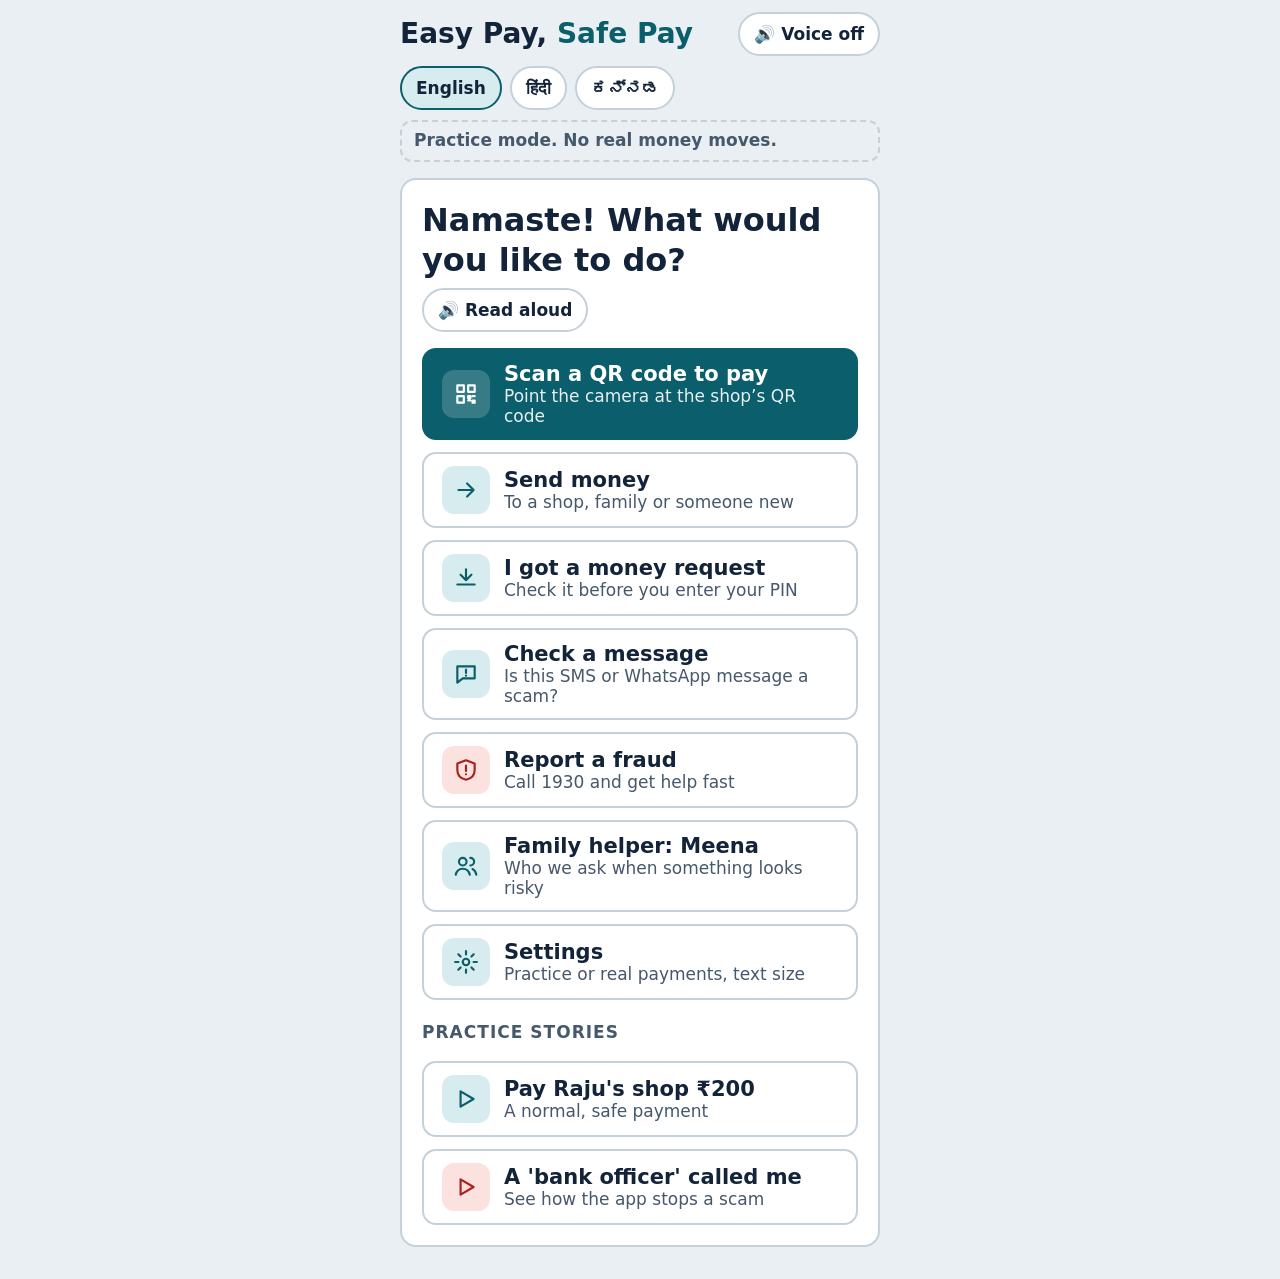
<file: android/app/src/main/assets/www/index.html>
<!doctype html>
<html lang="en">
<head>
<meta charset="utf-8">
<meta name="viewport" content="width=device-width,initial-scale=1,viewport-fit=cover">
<title>Easy Pay Safe Pay</title>
<link rel="stylesheet" href="style.css">
</head>
<body>
<div class="app">
  <header>
    <div class="brand">
      <h1 id="appname">Easy Pay, <span>Safe Pay</span></h1>
      <div class="tools">
        <button class="chip" id="voiceBtn" data-act="voice" aria-pressed="false">Voice off</button>
      </div>
    </div>
    <div class="tools" role="group" aria-label="Language">
      <button class="chip" data-act="lang" data-v="en" id="lang-en">English</button>
      <button class="chip" data-act="lang" data-v="hi" id="lang-hi">हिंदी</button>
      <button class="chip" data-act="lang" data-v="kn" id="lang-kn">ಕನ್ನಡ</button>
    </div>
    <div class="banner" id="banner"></div>
  </header>
  <main id="screen" aria-live="polite"></main>
</div>
<script src="engine.js"></script>
<script src="i18n.js"></script>
<script src="app.js"></script>
</body>
</html>
</file>
<file: android/app/src/main/assets/www/style.css>
/* Layout: one phone-width column, one question per screen, safety colours carry meaning */
:root {
  --bg: #E9EFF2; --surface: #FFFFFF; --ink: #13243A; --muted: #46586B; --line: #C4D0DA;
  --accent: #0B5E6B; --accent-ink: #FFFFFF; --accent-soft: #D7ECEE;
  --good: #1A6E39; --good-bg: #E0F2E6; --warn: #7A4F00; --warn-bg: #FFF0CC; --bad: #A8231B; --bad-bg: #FBE2DF;
  --display: "Noto Sans", "Noto Sans Devanagari", "Noto Sans Kannada", Roboto, system-ui, sans-serif;
  --body: "Noto Sans", "Noto Sans Devanagari", "Noto Sans Kannada", Roboto, system-ui, sans-serif;
  --base: 20px;
  color-scheme: light;
}
:root[data-size="big"] { --base: 23px; }
@media (prefers-color-scheme: dark) { :root:not([data-theme="light"]) {
  --bg: #0E161E; --surface: #16222D; --ink: #E7EEF3; --muted: #A7B6C3; --line: #2D3D4C;
  --accent: #5BBAC5; --accent-ink: #062228; --accent-soft: #163A40;
  --good: #73D49C; --good-bg: #123020; --warn: #F2C35B; --warn-bg: #33270C; --bad: #FF8F85; --bad-bg: #3B1714;
  color-scheme: dark } }
:root[data-theme="dark"] {
  --bg: #0E161E; --surface: #16222D; --ink: #E7EEF3; --muted: #A7B6C3; --line: #2D3D4C;
  --accent: #5BBAC5; --accent-ink: #062228; --accent-soft: #163A40;
  --good: #73D49C; --good-bg: #123020; --warn: #F2C35B; --warn-bg: #33270C; --bad: #FF8F85; --bad-bg: #3B1714;
  color-scheme: dark }
* { -webkit-tap-highlight-color: transparent; }
html { font-size: var(--base); }
body { margin: 0; background: var(--bg); color: var(--ink); font-family: var(--body); font-size: 1rem; line-height: 1.5;
  padding: max(12px, env(safe-area-inset-top, 0px)) max(16px, env(safe-area-inset-right, 0px)) 32px max(16px, env(safe-area-inset-left, 0px)); }
.app { max-width: 480px; margin: 0 auto; display: flex; flex-direction: column; gap: 16px; }
header { display: flex; flex-direction: column; gap: 10px; }
.brand { display: flex; align-items: center; justify-content: space-between; gap: 12px; flex-wrap: wrap; }
.brand h1 { font-family: var(--display); font-size: 1.4rem; line-height: 1.1; margin: 0; }
.brand h1 span { color: var(--accent); }
.tools { display: flex; gap: 8px; flex-wrap: wrap; }
.chip { font: 600 0.85rem var(--body); border: 2px solid var(--line); background: var(--surface); color: var(--ink);
  border-radius: 999px; padding: 6px 14px; min-height: 44px; cursor: pointer; }
.chip[aria-pressed="true"] { border-color: var(--accent); background: var(--accent-soft); }
.chip.listening { border-color: var(--bad); background: var(--bad-bg); }
.banner { font-size: 0.85rem; font-weight: 600; color: var(--muted); border: 2px dashed var(--line); border-radius: 12px; padding: 6px 12px; }
.banner.real { color: var(--good); border-color: var(--good); border-style: solid; background: var(--good-bg); }
.card { background: var(--surface); border: 2px solid var(--line); border-radius: 16px; padding: 20px; display: flex; flex-direction: column; gap: 16px; }
.step { font-size: 0.85rem; font-weight: 700; letter-spacing: 0.06em; text-transform: uppercase; color: var(--muted); }
.progress { display: flex; gap: 6px; }
.progress i { flex: 1; height: 8px; border-radius: 4px; background: var(--line); }
.progress i.on { background: var(--accent); }
h2 { font-family: var(--display); font-size: 1.6rem; line-height: 1.25; margin: 0; }
p { margin: 0; }
.titlerow { display: flex; justify-content: space-between; align-items: center; gap: 8px; flex-wrap: wrap; }
.muted { color: var(--muted); font-size: 0.95rem; }
.stack { display: flex; flex-direction: column; gap: 12px; }
button.btn, a.btn { font: 700 1.05rem var(--body); min-height: 64px; border-radius: 14px; padding: 12px 18px; cursor: pointer; box-sizing: border-box;
  border: 2px solid var(--line); background: var(--surface); color: var(--ink); text-align: left; display: flex; align-items: center; gap: 14px; text-decoration: none; width: 100%; }
.btn.primary { background: var(--accent); color: var(--accent-ink); border-color: var(--accent); justify-content: center; text-align: center; }
.btn.danger { background: var(--bad); color: var(--surface); border-color: var(--bad); justify-content: center; text-align: center; }
.btn.center { justify-content: center; text-align: center; }
.btn[disabled] { opacity: 0.5; cursor: not-allowed; }
.btn small { display: block; font-weight: 400; font-size: 0.85rem; color: var(--muted); }
.btn.primary small, .btn.danger small { color: inherit; }
.btn.hero { min-height: 84px; background: var(--accent); color: var(--accent-ink); border-color: var(--accent); }
.btn.hero small { color: inherit; opacity: 0.9; }
.btn.hero .ico { background: rgba(255,255,255,0.18); color: inherit; }
.ico { flex: 0 0 48px; width: 48px; height: 48px; border-radius: 12px; display: grid; place-items: center; background: var(--accent-soft); color: var(--accent); }
.ico svg { width: 26px; height: 26px; }
.ico.bad { color: var(--bad); background: var(--bad-bg); }
button:focus-visible, a:focus-visible, input:focus-visible, textarea:focus-visible { outline: 3px solid var(--accent); outline-offset: 3px; }
.navrow { display: flex; gap: 10px; }
.navrow .btn { justify-content: center; text-align: center; }
label { font-weight: 700; display: block; margin-bottom: 6px; }
input[type="text"], input[type="tel"], textarea { width: 100%; box-sizing: border-box; font: 600 1.1rem var(--body); padding: 14px 16px; border-radius: 12px;
  border: 2px solid var(--line); background: var(--surface); color: var(--ink); min-height: 60px; }
textarea { min-height: 160px; font-weight: 400; resize: vertical; }
.amount-in { font-family: var(--display); font-size: 2.2rem !important; text-align: center; font-variant-numeric: tabular-nums; }
.quick { display: grid; grid-template-columns: repeat(4, 1fr); gap: 8px; }
.quick .chip { min-height: 52px; font-size: 0.95rem; padding: 6px 4px; }
.words { text-align: center; font-weight: 600; color: var(--muted); min-height: 1.5em; }
.err { color: var(--bad); font-weight: 700; }
.ok-msg { color: var(--good); font-weight: 700; }
.verdict { border-radius: 16px; padding: 20px; display: flex; flex-direction: column; gap: 12px; border: 3px solid; }
.verdict.green { background: var(--good-bg); border-color: var(--good); }
.verdict.amber { background: var(--warn-bg); border-color: var(--warn); }
.verdict.red { background: var(--bad-bg); border-color: var(--bad); }
.verdict h2 { display: flex; align-items: center; gap: 12px; }
.verdict.green h2 { color: var(--good); } .verdict.amber h2 { color: var(--warn); } .verdict.red h2 { color: var(--bad); }
.verdict h2 svg { flex: 0 0 36px; width: 36px; height: 36px; }
.verdict ul { margin: 0; padding-left: 1.2em; display: flex; flex-direction: column; gap: 8px; font-weight: 600; }
.summary { display: grid; grid-template-columns: auto 1fr; gap: 6px 16px; align-items: baseline; margin: 0; }
.summary dt { color: var(--muted); font-size: 0.95rem; } .summary dd { margin: 0; font-weight: 700; overflow-wrap: anywhere; }
.big-amt { font-family: var(--display); font-size: 2.4rem; line-height: 1.1; font-variant-numeric: tabular-nums; overflow-wrap: anywhere; }
.big-name { font-family: var(--display); font-size: 1.8rem; line-height: 1.2; font-weight: 700; overflow-wrap: anywhere; }
.pin-dots { display: flex; justify-content: center; gap: 16px; }
.pin-dots i { width: 22px; height: 22px; border-radius: 50%; border: 3px solid var(--ink); }
.pin-dots i.on { background: var(--ink); }
.keypad { display: grid; grid-template-columns: repeat(3, 1fr); gap: 10px; }
.keypad button { font: 700 1.5rem var(--display); min-height: 68px; border-radius: 14px; border: 2px solid var(--line); background: var(--surface); color: var(--ink); cursor: pointer; }
.yesno { display: grid; grid-template-columns: 1fr 1fr; gap: 12px; }
.yesno .btn { min-height: 80px; justify-content: center; text-align: center; font-size: 1.3rem; }
.reqcard { border: 2px solid var(--line); border-radius: 14px; padding: 16px; display: flex; flex-direction: column; gap: 8px; background: var(--bg); }
.note { font-style: italic; overflow-wrap: anywhere; }
.helpline { font-family: var(--display); font-size: 3rem; font-weight: 700; line-height: 1; color: var(--bad); letter-spacing: 0.04em; }
ol.steps { margin: 0; padding-left: 1.3em; display: flex; flex-direction: column; gap: 10px; }
ol.steps a { color: var(--accent); font-weight: 700; }
.msgbox { background: var(--bg); border: 2px solid var(--line); border-radius: 12px; padding: 14px; overflow-wrap: anywhere; }
.big-ico { width: 72px; height: 72px; margin: 0 auto; }
.center-text { text-align: center; }
.section-label { font-size: 0.85rem; font-weight: 700; letter-spacing: 0.06em; text-transform: uppercase; color: var(--muted); margin-top: 4px; }
.radio { display: flex; flex-direction: column; gap: 10px; }
.radio .btn[aria-pressed="true"] { border-color: var(--accent); background: var(--accent-soft); }
.radio .btn .dot { flex: 0 0 26px; width: 26px; height: 26px; border-radius: 50%; border: 3px solid var(--muted); box-sizing: border-box; }
.radio .btn[aria-pressed="true"] .dot { border-color: var(--accent); background: radial-gradient(var(--accent) 45%, transparent 50%); }
.payee-row { display: flex; gap: 10px; align-items: center; }
.payee-row span { flex: 1; overflow-wrap: anywhere; font-weight: 600; }
.payee-row .chip { flex: 0 0 auto; }
@media (prefers-reduced-motion: no-preference) { .card { animation: rise 0.25s ease-out; } @keyframes rise { from { transform: translateY(6px); } to { transform: none; } } }
</file>
